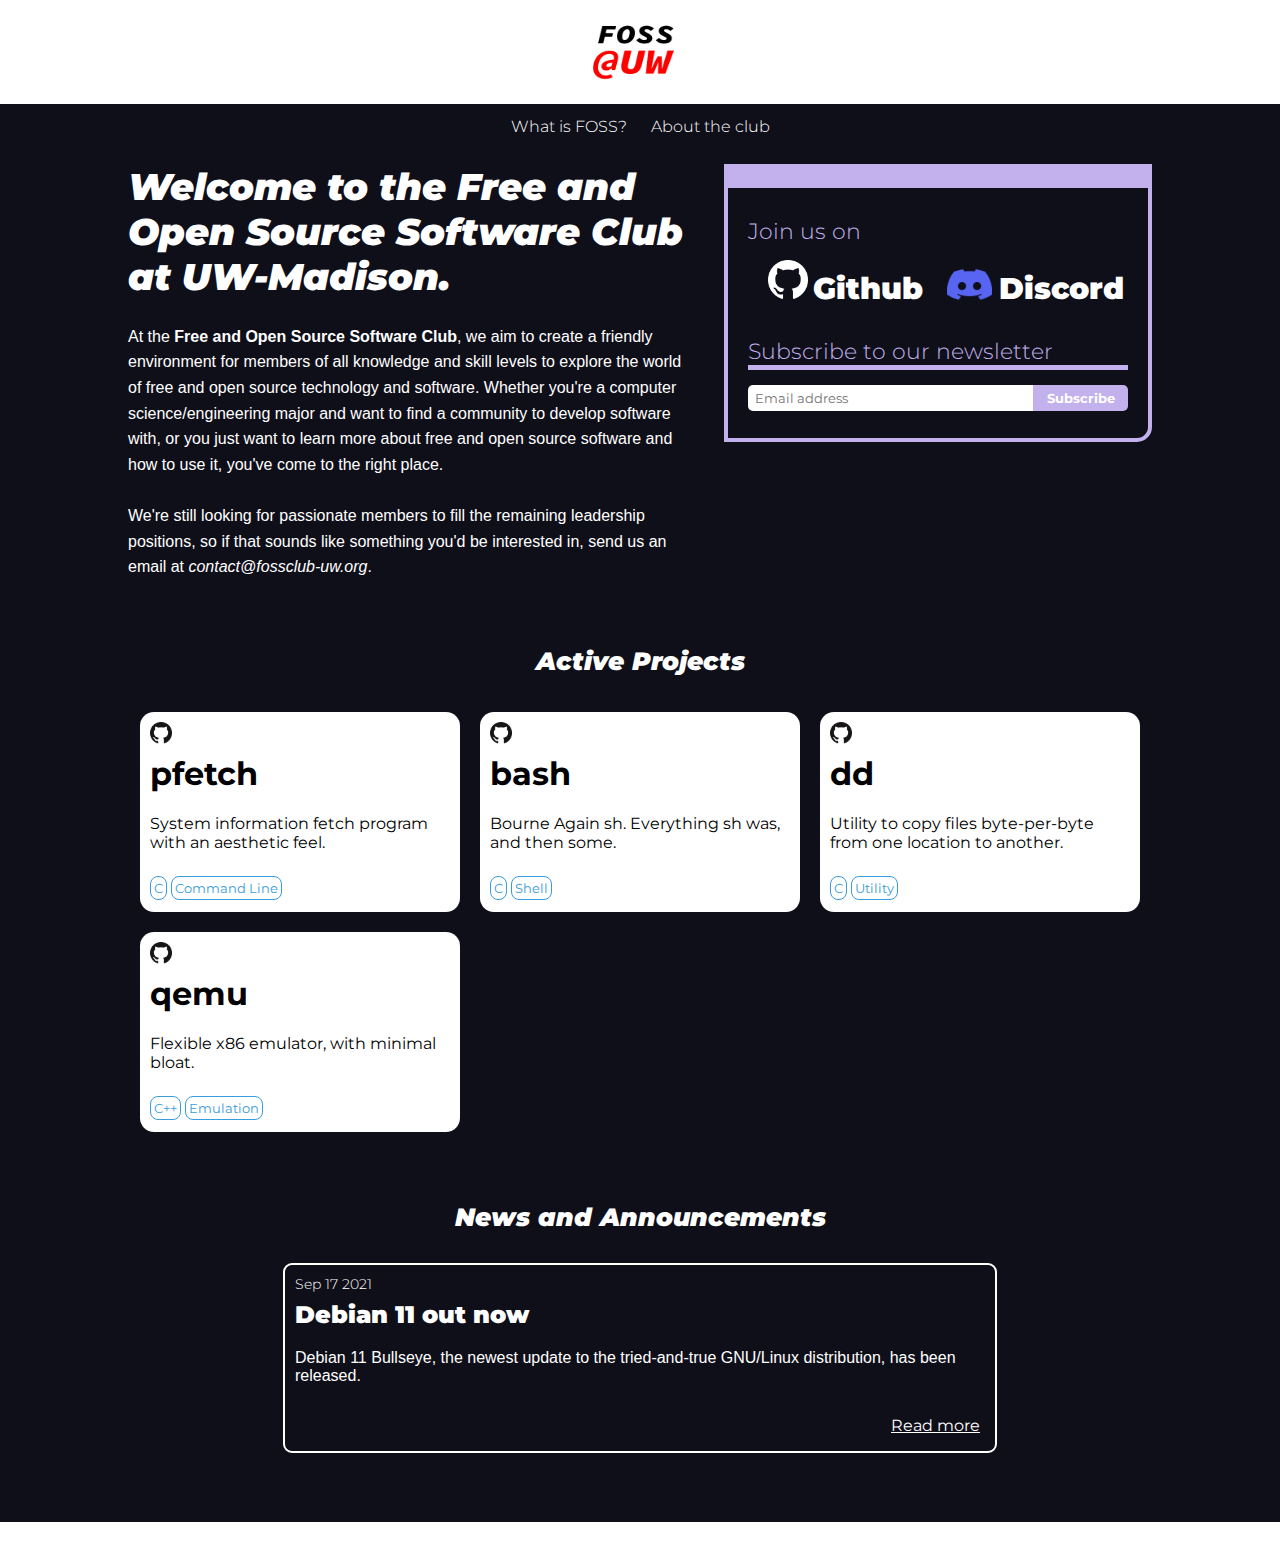
<file: index.html>
<!DOCTYPE html>
<html lang="en">
  <head>
    <link rel="shortcut icon" href="resources/t-logo.png">
    <meta charset="UTF-8" />
    <meta http-equiv="X-UA-Compatible" content="IE=edge" />
    <meta name="viewport" content="width=device-width, initial-scale=1.0"/>
    <link rel="stylesheet" type="text/css" href="index.css"/>

    <title>FOSS@UW</title>
    <meta name="description" content="Official site of the Free and Open Source Software Club at UW-Madison"/>

		<link rel="preconnect" href="https://fonts.googleapis.com">
		<link rel="preconnect" href="https://fonts.gstatic.com" crossorigin>
		<link href="https://fonts.googleapis.com/css2?family=Montserrat:ital,wght@0,700;0,800;0,900;1,700;1,800;1,900&display=swap" rel="stylesheet">
  </head>
  <body>
    <div id="banner">
      <a href="index.html">
        <img id="banner-logo" src="resources/t-logo.png" />
      </a>
    </div>
    <div id="pages-tab">
      <a class="page-link" href="what-is-foss.html">What is FOSS?</a>
      <a class="page-link" href="about-the-club.html">About the club</a>
    </div>
    <div id="content">
      <div id="welcome-panel">
        <div id="club-intro">
          <h1 id="intro-header">
            Welcome to the Free and Open Source Software Club at UW-Madison.
          </h1>
          <p id="intro-content">
            At the <b>Free and Open Source Software Club</b>, we aim to create a
            friendly environment for members of all knowledge and skill levels
            to explore the world of free and open source technology and
            software. Whether you're a computer science/engineering major and
            want to find a community to develop software with, or you just want
            to learn more about free and open source software and how to use it,
            you've come to the right place.
            <br>
            <br>
            We're still looking for passionate members to fill the remaining
            leadership positions, so if that sounds like something you'd be
            interested in, send us an email at <i><a href="mailto:contact@fossclub-uw.org">contact@fossclub-uw.org</a></i>.
          </p>
        </div>
        <div id="join-portal">
          <div id="join-box">
            <h3 class="join-header join">Join us on</h3>
            <div id="join-grid">
              <div class="join-entry">
                <a class="join-link" href="https://github.com/FOSS-UW">
                  <div class="join-content-container">
                    <div class="join-logo-container">
                      <img class="join-logo" src="resources/GitHub-Mark-Light-64px.png">
                    </div>
                    <div class="join-title-container">
                      <h3 class="join-title">Github</h3>
                    </div>
                  </div>
                </a>
              </div>
              <div class="join-entry">
                <a class="join-link" href="https://discord.gg/tZ8YfacdhU">
                  <div class="join-content-container">
                    <div class="join-logo-container push">
                      <img class="push" class="join-logo" src="resources/Discord-Logo-Color"/>
                    </div>
                    <div class="join-title-container">
                      <h3 class="join-title">Discord</h3>  
                    </div>
                  </div>
                </a>
              </div>
            </div>
          </div>
          <div id="newsletter-box">
            <h3 class="join-header">Subscribe to our newsletter</h3>
            <form id="newsletter-form" id="gform" enctype="text/plain" target="_blank" action="https://docs.google.com/forms/d/e/1FAIpQLSeFh7PAlIDSJMg5G61YnEl9f8QBzJx6SY6MypENTUEVADGUdg/viewform?usp=sf_link">
              <input id="newsletter-input" type="email" placeholder="Email address" name="entry.188720896" id="entry.188720896">
              <input id="newsletter-subscribe-button" type="submit" value="Subscribe">
            </form>
          </div>
        </div>
      </div>
      <div id="active-projects">
        <h1 class="section-header">Active Projects</h1>
        <div id="project-grid">
          <div class="project-card">
            <div class="project-entry">
              <a class="project-link" href="https://github.com">
                <div class="project-title-box">
                  <img class="link-logo" src="resources/GitHub-Mark-64px.png"/>
                  <h1 class="project-title">pfetch</h1>
                </div>
                <div class="project-desc">
                  System information fetch program with an
                  aesthetic feel.
                </div>
              </a>
            </div>
            <div class="tag-wrapper">
              <span class="project-tag">C</span>
              <span class="project-tag">Command Line</span>
            </div>
          </div>
          <div class="project-card">
            <div class="project-entry">
              <a class="project-link" href="https://github.com">
                <div class="project-title-box">
                  <img class="link-logo" src="resources/GitHub-Mark-64px.png"/>
                  <h1 class="project-title">bash</h1>
                </div>
                <div class="project-desc">
                  Bourne Again sh. Everything sh was, and
                  then some.
                </div>
              </a>
            </div>
            <div class="tag-wrapper">
              <span class="project-tag">C</span>
              <span class="project-tag">Shell</span>
            </div>
          </div>
          <div class="project-card">
            <div class="project-entry">
              <a class="project-link" href="https://github.com">
                <div class="project-title-box">
                  <img class="link-logo" src="resources/GitHub-Mark-64px.png"/>
                  <h1 class="project-title">dd</h1>
                </div>
                <div class="project-desc">
                  Utility to copy files byte-per-byte from one
                  location to another.
                </div>
              </a>
            </div>
            <div class="tag-wrapper">
              <span class="project-tag">C</span>
              <span class="project-tag">Utility</span>
            </div>
          </div>
          <div class="project-card">
            <div class="project-entry">
              <a class="project-link" href="https://github.com">
                <div class="project-title-box">
                  <img class="link-logo" src="resources/GitHub-Mark-64px.png"/>
                  <h1 class="project-title">qemu</h1>
                </div>
                <div class="project-desc">
                  Flexible x86 emulator, with minimal bloat.
                </div>
              </a>
            </div>
            <div class="tag-wrapper">
              <span class="project-tag">C++</span>
              <span class="project-tag">Emulation</span>
            </div>
          </div>
        </div>
      </div>
      <div id="news">
        <h1 class="section-header">News and Announcements</h1>
        <div id="news-feed">
          <div class="news-entry">
            <a class="news-link" href="index.html">
              <h4 class="post-date">Sep 17 2021</h4>
              <h2 class="post-title">Debian 11 out now</h2>
              <p class="post-blurb">
                Debian 11 Bullseye, the newest update to the tried-and-true
                GNU/Linux distribution, has been released.
              </p>
              <div class="read-more-container">
                <a class="read-more-link" href="index.html">Read more</a>
              </div>
            </a>
          </div>
        </div>
      </div>
    </div>
    <div id="footer">Footer</div>
  </body>
</html>
</file>
<file: index.css>
* {
	-webkit-appearance: none;
}

body {
    background-color: #0f0f1a;
	padding: 0px;
	margin: 0px;
	border: 0px;
}

#banner {
	background-color: #ffffff;
    text-align: center;
	padding: 0px;
	margin: 0px;
	border: 0px;
}

#banner-logo {
    width: 163px;
	height: 100px;
}

#pages-tab {
    text-align: center;
	padding-top: 13px;
}

.page-link {
	font-family: 'Montserrat', sans-serif;
	color: #ffffff;
	font-weight: 300;
	padding: 10px;
	text-decoration: none;
}

.page-link:hover {
	text-decoration: underline;
}

#mobile-navbar {
	display: none;
}

#mobile-link-portal {
	display: none;
	background-color: #ffffff;
	position: absolute;
	/*border-top: red 2px solid;*/
	width: 100%;
	height: 15%;

	padding: 20px;
	padding-top: 20px;
	margin: 0 auto;
	transition: transform 250ms;
}

#mobile-links {

}

#mobile-links a {
	color: #0f0f1a;
	font-family: 'Montserrat', sans-serif;
	text-decoration: none;
	padding: 10px;
}

.icon {
	width: 50px;
	height: 50px;

	position: absolute;
	top: 25px;
	right: 30px;

	height: min-content;
	width: min-content;
}

#navbar-img {
	width: 30px;
	height: 30px;
}

#content {
    width: 80%;
    max-width: 1200px;
    margin: 0 auto;

    /* temporary spacing paradigm,
    should be removed upon finalizing
    design */
    margin-top: 28px;

    padding-top: 0px;
	padding-bottom: 45px;
	color: #ffffff;
	font-family: 'Montserrat', sans-serif;
}

#welcome-panel {
    display: grid;
    grid-template-columns: 3fr 2fr;
    gap: 40px;
}

@media(max-width: 1200px) {
    #welcome-panel {
        grid-template-columns: none;
		gap: 10px;
		margin-bottom: 30px;
    }

	#club-intro {
		margin-bottom: 30px;
	}

	#join-portal {
		width: 70vw;
		max-width: 550px;
		min-width: 400px;
		margin: 0 auto;
		border-bottom-left-radius: 15px;
	}

	#join-box {
		justify-content: center;
	}
	
	#active-projects {
		padding-top: 0px;
	}
}

#club-intro {
    /*background-color: blue;*/
}

#intro-header {
	margin-top: 0px;
	padding-top: 0px;
	font-size: 37px;
	font-style: italic;
	font-weight: 900;
}

#intro-content {
	font-weight: 400;
	font-family: 'Lucida Sans', 'Lucida Sans Regular', 'Lucida Grande', 'Lucida Sans Unicode', Geneva, Verdana, sans-serif;
	line-height: 1.6em;
}

#intro-content a {
	color: #ffffff;
	text-decoration: none;
}

#intro-content a:hover {
	text-decoration: underline;
}

#join-portal {
    display: grid;
	grid-template-rows: 120px 90px;
	border: #c2b1ec solid 4px;
	border-top: #c2b1ec solid 24px;
	border-bottom-right-radius: 15px;
	padding: 20px;
	height: min-content;
	min-width: 380px;
}

#join-box {
	display: grid;
	/*background-color: red;*/
	justify-content: left;
}

.join-header {
	margin-top: 0px;
	padding-top: 10px;
	font-weight: 300;
	font-size: 22px;

	color: #c2b1ec;
	padding-bottom: 0px;
	margin-bottom: 0px;
}

#join-grid {
	display: grid;
	gap: 29px;
	padding: 20px;
	padding-top: 15px;
	padding-bottom: 40px;
	grid-template-columns: repeat(2, 1fr);
	/*border-top: #c2b1ec solid 5px;*/
}

@media(max-width: 434px) {
	#pages-tab {
		display: none;
	}

	#mobile-navbar {
		display: block;
	}

	#intro-header {
		font-size: 22px;
	}

	#intro-content {
		font-size: 12px;
		line-height: 1.8em;
	}

	#join-box {

	}
	
	#join-grid {
		/*grid-template-columns: repeat(1, 1fr);*/
	}
}

.join-entry {
	width: 150px;
	height: 70px;
	/*background-color: #ffffff;*/
	height: 50px;
}

.join-link {
	display: block;
	text-decoration: none;
}

.join-link:hover .join-title {
	color: #c2b1ec;
}

.join-content-container {
	display: grid;
	grid-template-columns: 1fr 2fr;
	gap: 5px;
	/*background-color: blueviolet;*/
	height: 50px;
}

.join-logo-container {
	width: 40px;
	height: 40px;
	/*background-color: yellow;*/
}

.join-logo {
	width: 100%;
	height: 100%;
}

.push {
	padding-top: 2px;
	padding-right: 2px;
	width: 45px;
	height: 45px;
}

.join-title-container {
	
}

.join-title {
	text-decoration: none;
	color: #ffffff;
	font-size: 30px;
	margin: 0px;
	padding: 0px;
	padding-top: 10px;
	font-weight: 900;
}

#newsletter-box {
	/*background-color: tomato;*/
}

#newsletter-form {
	display: grid;
	grid-template-columns: 3fr 1fr;
	font-family: 'Montserrat', sans-serif;
	border-top: #c2b1ec solid 5px;
	padding-top: 15px;
	-webkit-appearance: none;
	-moz-appearance: none;
	appearance: none;
}

#newsletter-input {
	font-family: 'Montserrat', sans-serif;
	border: none;
	border-top-left-radius: 5px;
	border-bottom-left-radius: 5px;
	padding-left: 7px;
	-webkit-appearance: none;
	-moz-appearance: none;
	appearance: none;
}

#newsletter-input:focus {
	outline: none;
}

#newsletter-subscribe-button {
	background-color: #c2b1ec;
	color: #ffffff;
	border: none;
	font-family: 'Montserrat', sans-serif;
	font-weight: 700;
	text-decoration: none;
	font-size: 13px;
	border-top-right-radius: 5px;
	border-bottom-right-radius: 5px;
	padding: 5px;
	-webkit-appearance: none;
	-moz-appearance: none;
	appearance: none;
}

#newsletter-subscribe-button:hover {
	cursor: pointer;
}

@media(max-width: 536px) {
	#content {
		width: 85%;
	}

	#join-portal {
		min-width: 100px;
		grid-template-rows: 100px 80px;
		border: #c2b1ec 2px solid;
		border-top: #c2b1ec 17px solid;
		width: min-content;
	}

	#join-box {
		height: min-content;
	}

	.join-header {
		font-size: 16px;
		padding-bottom: 0px;
		margin-bottom: 0px;
	}

	.join-title {
		font-size: 24px;
	}

	#join-grid {
		padding: 4px;
		gap: 10px;
		padding-top: 10px;
	}

	#newsletter-box {

	}

	#newsletter-form {
		min-width: 40px;
		gap: 0px;
		width: 100%;
	}
}

@media(max-width: 450px) {
	#banner-logo {
		width: 120px;
		height: 80px;
	}

	#welcome-panel {
		gap: 0px;
		margin-bottom: 10px;
	}

	#club-intro {
		margin-bottom: 20px;
	}

	#join-portal {
		justify-content: center;
		border: #c2b1ec 2px solid;
		border-top: #c2b1ec 17px solid;
		min-width: 100px;
		gap: 0px;
		grid-template-rows: 80px 80px;
		height: min-content;
		margin-top: 0px;
	}

	.join {
		padding: 0px;
		margin: 0px;
	}

	#join-box {
		padding: 0px;
		gap: 0px;
		height: min-content;
	}

	#newsletter-box {
		justify-content: center;
	}

	.join-header {
		font-size: 16px;
		padding-bottom: 0px;
	}

	#join-grid {
		gap: 14px;
		padding-bottom: 0px;
		padding: 0px;
		padding-top: 10px;
		margin-top: 0px;
	}

	.join-entry {
		width: min-content;
	}

	.join-content-container {
		gap: 3px;
		padding: 0px;
		margin: 0px;
		grid-template-columns: none;
		display: flex;
	}

	.join-logo-container {
		width: 30px;
		height: 30px;
	}

	.push {
		width: 35px;
		height: 35px;
		padding-top: 1px;
	}

	.join-title {
		font-size: 20px;
	}

	#newsletter-form {
		grid-template-columns: none;
		display: flex;
		-webkit-appearance: none;
	}

	#newsletter-input {
		width: 100%;
		-webkit-appearance: none;
	}

	#newsletter-subscribe-button {
		font-size: 12px;
		-webkit-appearance: none;
	}
}

@media(max-width: 346px) {
	#content {
		width: 90%;
	}

	#newsletter-input {
		border-radius: 5px;
	}

	#newsletter-subscribe-button {
		border-radius: 5px;
	}
}

#active-projects {
    /*background-color: yellow;*/
	display: grid;
	justify-content: center;
	text-align: center;
	padding-top: 50px;
}

.section-header {
	margin-top: 0px;
	padding-top: 0px;
	font-weight: 900;
	font-size: 25px;
	font-style: italic;
}

#project-grid {
	display: grid;
	gap: 20px;
	padding: 20px;
}

.project-card {
	background-color: #ffffff;
	border-radius: 14px;
	width: 320px;
	height: 200px;
	text-align: left;
	position: relative;
	transition: transform 250ms;
}

.project-entry {
	padding: 10px;
	position: relative;
}

.project-link {
	display: inline-block;     
	position: relative;    
	z-index: 1;     
	padding: 1.1em;     
	margin: -1.1em;
	text-decoration: none;
	color: black;
	display: block;
	padding-bottom: 60px;;
}

.project-card:hover {
	transform: translateY(-5px);
	-moz-box-shadow: 0 0 5px #000000;
	-webkit-box-shadow: 0 0 5px #000000;
	box-shadow: 0 0 5px #000000;
}

.project-title-box {
	display: inline-block;
}

.link-logo {
	width: 22px;
	height: 22px;
	position: absolute;
}

.project-title {
	padding-top: 10px;
}

.project-desc {

}

.tag-wrapper {
	position: absolute;
	bottom: 15px;
	left: 10px;
}

.project-tag {
	padding: 3px;
	border: #399cdb solid 1px;
	color: #399cdb;
	border-radius: 8px;
	font-size: 13px;
}

@media(min-width: 860px) {
	#project-grid {
		grid-template-columns: repeat(2, 1fr);
	}
}

@media(min-width: 1280px) {
	#project-grid {
		grid-template-columns: repeat(3, 1fr);
	}
}

@media(max-width: 450px) {
	.project-card {
		width: 250px;
		height: 175px;
	}

	.project-title {
		font-size: 21px;
	}

	.project-desc {
		font-size: 14px;
	}
}

@media(max-width: 450px) {
	.section-header {
		font-size: 20px;
	}
}

#news {
    /*background-color: green;*/
	text-align: center;
	padding: 10px;
	display: grid;
	justify-content: center;
	padding-top: 50px;
}

.news-entry {
	border: white 2px solid;
	border-radius: 9px;
	padding: 5px;
	background-color: #0F0F1A;
	text-align: left;
	max-width: 700px;
	margin: 14px;
}

.news-link {
	display: block;
	text-decoration: none;
	padding: 5px;
}

.news-link:hover .post-title {
	text-decoration: underline 4px;
}

.post-date {
	padding-top: 0px;
	margin-top: 0px;
	margin-bottom: 0px;
	padding-bottom: 0px;
	color: #ffffff;
	font-weight: 300;
	font-size: 14px;
}

.post-title {
	color: #ffffff;
	margin-top: 0px;
	padding-top: 7px;
	font-weight: 900;
}

.post-blurb {
	color: #ffffff;
	font-family: 'Lucida Sans', 'Lucida Sans Regular', 'Lucida Grande', 'Lucida Sans Unicode', Geneva, Verdana, sans-serif;
}

.read-more-container {
	position: relative;
	padding-bottom: 30px;
	display: block;
}

.read-more-link {
	color: white;
	display: block;
	position: absolute;
	right: 10px;
}

#footer {
    background-color: #ffffff;
	padding: 12px;
	color: #ffffff;
}
</file>
